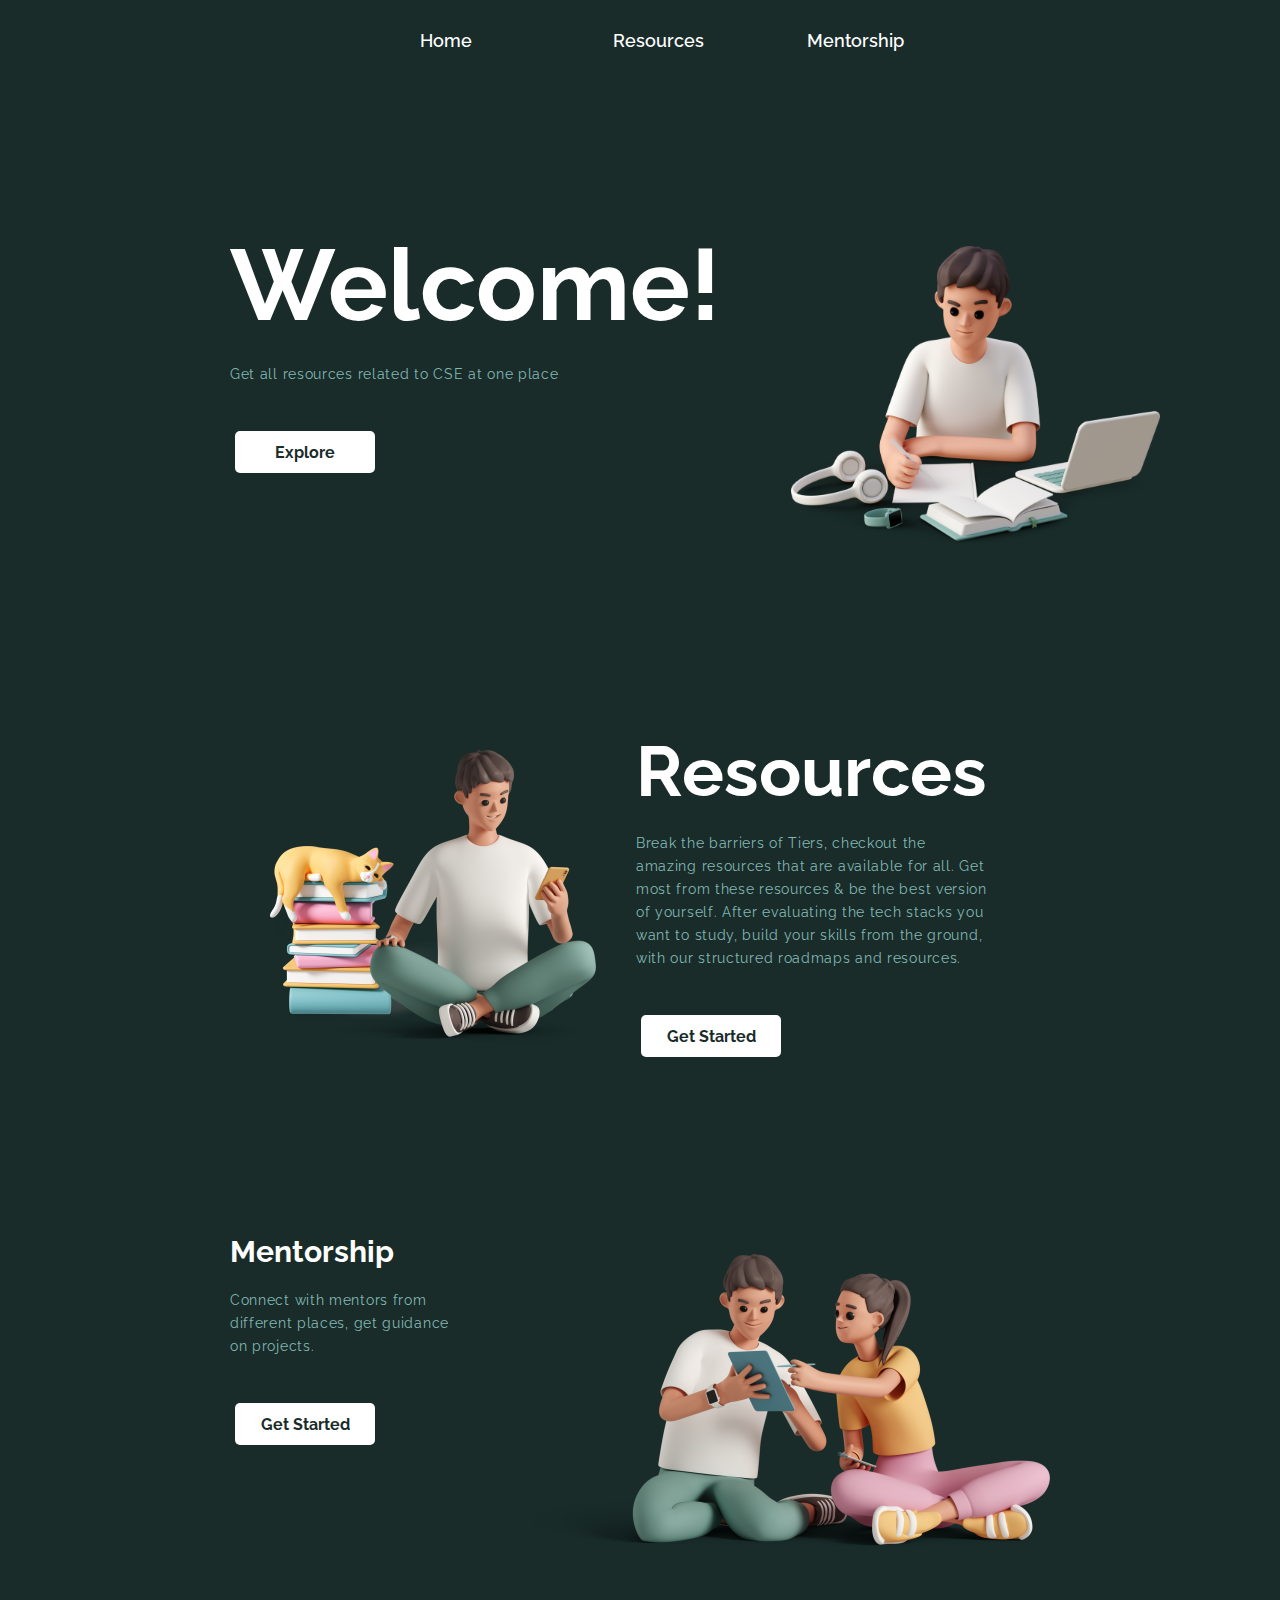
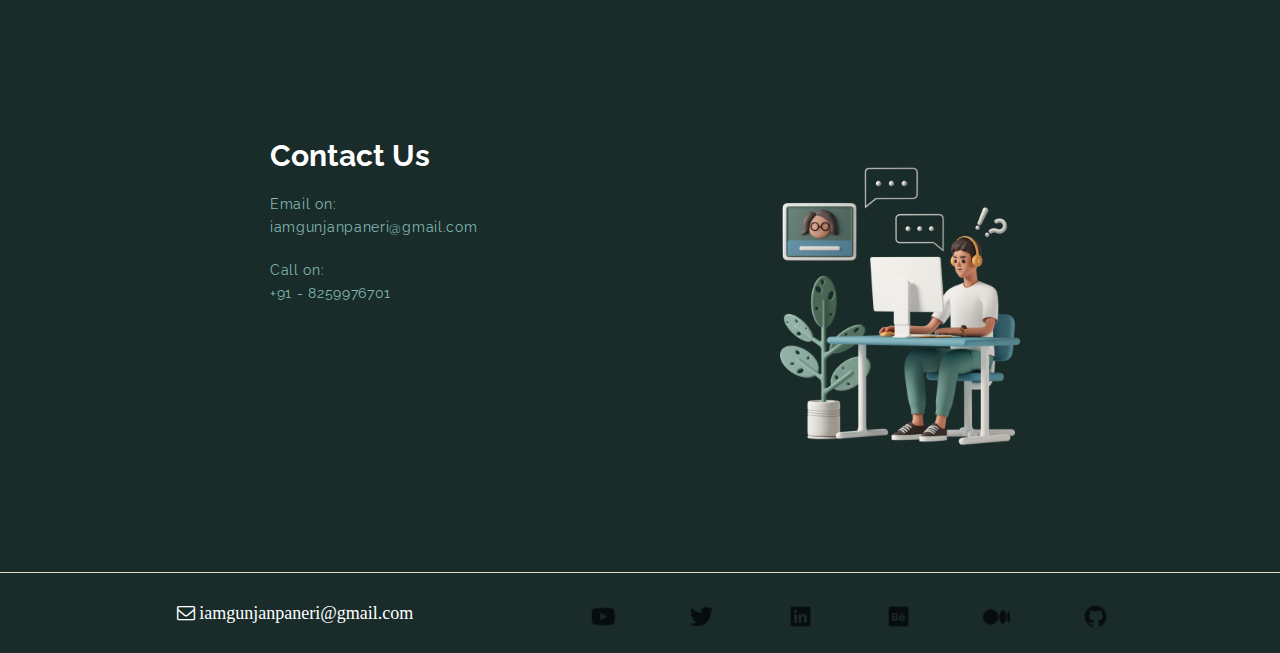
<file: index.html>
<!DOCTYPE html>
<html lang="en">
<head>
    <meta charset="UTF-8">
    <meta http-equiv="X-UA-Compatible" content="IE=edge">
    <meta name="viewport" content="width=device-width, initial-scale=1.0">
    <link rel="stylesheet" href="home.css">
    <link rel="stylesheet" href="resources.html">
    <link rel="stylesheet" href="mentorship.html">
    <link
      href="https://fonts.googleapis.com/css?family=Raleway&display=swap"
      rel="stylesheet"
    />
    <link rel="stylesheet" href="https://stackpath.bootstrapcdn.com/font-awesome/4.7.0/css/font-awesome.min.css">
   
    <title>Dev Portal</title>
</head>
<body>

<!-- NAVIGATION -->
<nav> 
    <div class="navbar">
    <ul>
        <li><a href ="index.html">Home</a></li>
        <li><a href ="resources.html">Resources</a></li>
        <li><a href ="mentorship.html">Mentorship</a></li>
    </ul> 
  </div>
</nav>

<!-- INTRODUCTION -->
<div class="introduction">

    <div class ="introtext">
        <div class="introheading">Welcome!</div>
        <div class="intropara">
            <div class="intropara1">
                Get all resources related to CSE at one place
            </div>
            <div class="button1">
                <button class="button" style="vertical-align:middle"><span><a href ="resources.html">Explore </a></span></button>
            </div> 
        </div>
    </div>
    <div class ="introimage">
        <img src="img/young man working on laptop.png" alt="Gunjan_logo">
    </div>
</div>

<!-- RESOURCES -->
<div class="resources">

    <div class ="resourceimage">
        <img src="img/Group 4.png" alt="Gunjan_logo">
    </div>
    <div class ="resourcetext">
        <div class="resourceheading">Resources</div>
        <div class="resourcepara">
            <div class="resourcepara1">
                Break the barriers of Tiers, checkout the amazing resources that are available for all. Get most from these resources & be the best version of yourself. After evaluating the tech stacks you want to study, build your skills from the ground, with our structured roadmaps and resources.
            </div>
            <div class="resourcebutton">
                <button class="button2" style="vertical-align:middle"><span><a href ="resources.html">Get Started </a></span></button>
            </div> 
        </div>
    </div>
</div>
    
<!-- MENTORSHIP -->
<div class="mentorship">

    <div class ="mentortext">
        <div class="mentorheading">Mentorship</div>
        <div class="mentorpara">
            <div class="mentorpara1">
                Connect with mentors from different places, get guidance on projects.
            </div>
            <div class="mentorbutton">
                <button class="button3" style="vertical-align:middle"><span><a href ="mentorship.html">Get Started </a></span></button>
            </div> 
        </div>
    </div>
    <div class ="mentorimage">
        <img src="img/girl and boy sitting with tablet.png" alt="Gunjan_logo">
    </div>
</div>

<!-- Contact Us -->
<div class="contactus">

    <div class ="contacttext">
        <div class="contactheading">Contact Us</div>
        <div class="contactpara">
            <div class="contactpara1">
                Email on:
            </div>
            <div class="contactpara2">
                <a href ="mailto: iamgunjanpaneri@gmail.com">iamgunjanpaneri@gmail.com</a> 
            </div> 
            <div class="contactpara3">
                Call on:
            </div> 
            <div class="contactpara4">
                +91 - 8259976701
            </div> 
        </div>
    </div>
    <div class ="contactimage">
        <img src="img/Guy is studying remotely with a teacher.png" alt="Gunjan_logo">
    </div>
</div>

<!-- FOOTER -->
<footer>
    <div class="fleft">
        <i class="fa fa-envelope-o" aria-hidden="true"></i>
        <a href ="mailto: iamgunjanpaneri@gmail.com">iamgunjanpaneri@gmail.com</a>
    </div>
    <div class="fright">
        <ul>
            <li><a href="http://www.youtube.com/channel/UCpwPUtcsdwetPI0W7wa8HtA" target="_blank"><img src="img/youtube.png" alt="YouTube_logo"></a></li>
            <li><a href="https://twitter.com/gunjan_paneri" target="_blank"><img src="img/twitter.png" alt="Twitter_logo"></a></li>
            <li><a href="https://www.linkedin.com/in/gunjanpaneri871/" target="_blank"><img src="img/linkedin.png" alt="LinkedIn_logo"></a></li>
            <li><a href="https://www.behance.net/gunjanpaneri" target="_blank"><img src="img/behance.png" alt="Behance_logo"></a></li>
            <li><a href="https://medium.com/@panerigunjan871" target="_blank"><img src="img/medium.png" alt="Medium_logo"></a></li>
            <li><a href="https://github.com/iamgunjan" target="_blank"><img src="img/github.png" alt="GitHub_logo"></a></li>
        </ul>
    </div>
</footer>

</body>
</html>
</file>
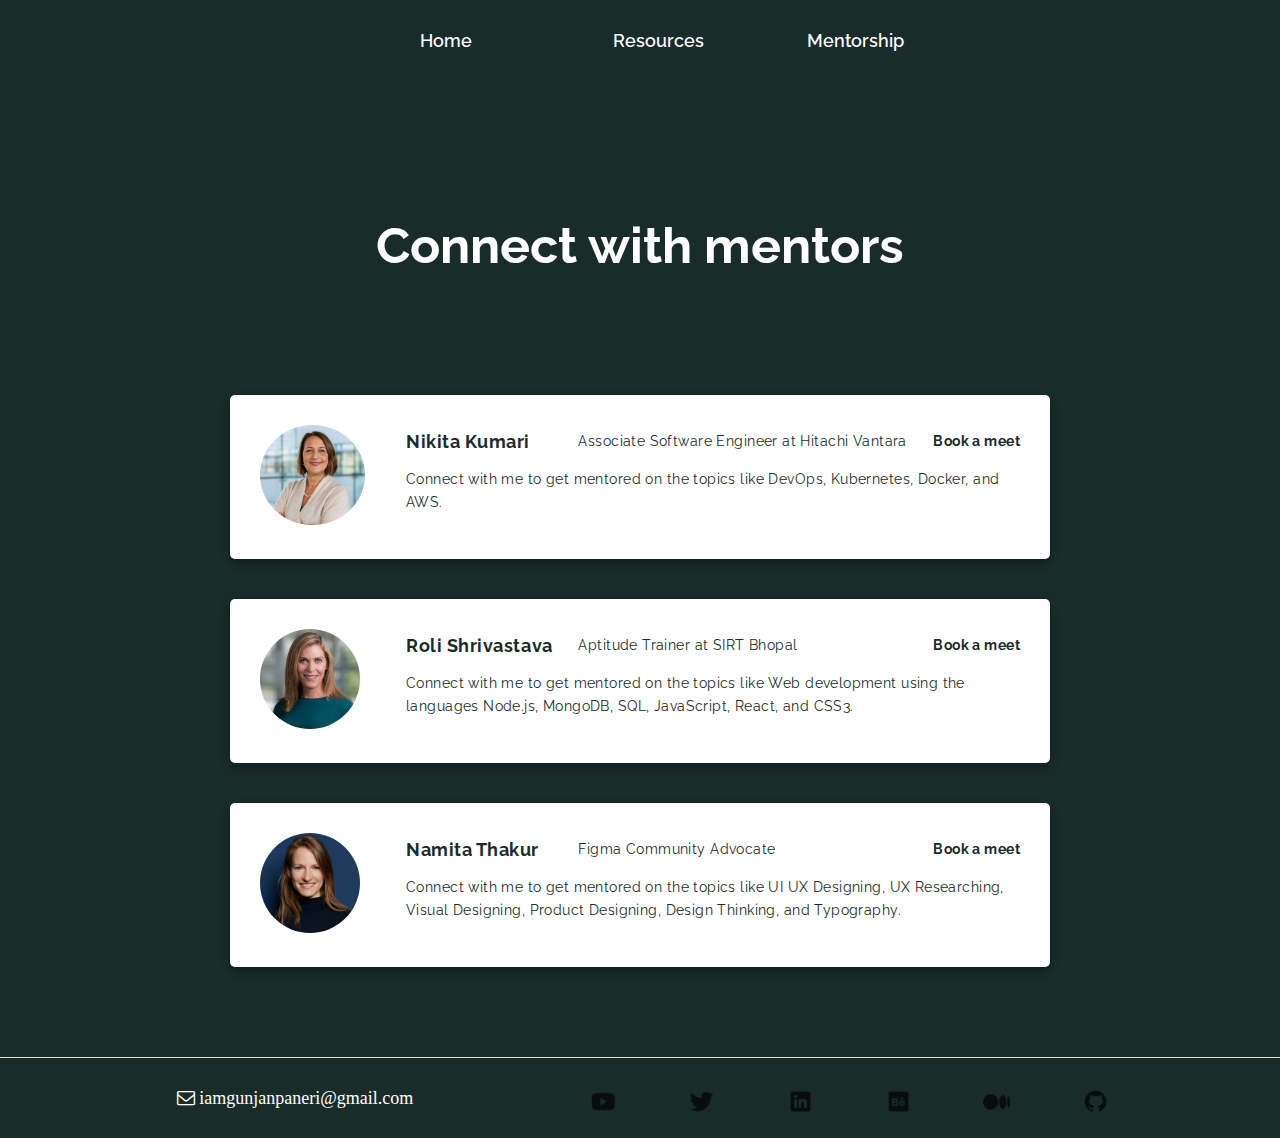
<file: mentorship.html>
<!DOCTYPE html>
<html lang="en">
<head>
    <meta charset="UTF-8">
    <meta http-equiv="X-UA-Compatible" content="IE=edge">
    <meta name="viewport" content="width=device-width, initial-scale=1.0">
    <link rel="stylesheet" href="home.css">
    <link rel="stylesheet" href="resources.html">
    <link rel="stylesheet" href="mentorship.html">
    <link
      href="https://fonts.googleapis.com/css?family=Raleway&display=swap"
      rel="stylesheet"
    />
    <link rel="stylesheet" href="https://stackpath.bootstrapcdn.com/font-awesome/4.7.0/css/font-awesome.min.css">
   
    <title>Dev Portal</title>
</head>
<body>

<!-- NAVIGATION -->
<nav> 
    <div class="navbar">
    <ul>
        <li><a href ="index.html">Home</a></li>
        <li><a href ="resources.html">Resources</a></li>
        <li><a href ="mentorship.html">Mentorship</a></li>
    </ul> 
  </div>
</nav>

<!-- MENTORSHIP -->
<div class="testimonials">
    <div class = "mentorshipheading">
        Connect with mentors
    </div>
    <div class="testcard" >
        <div class="testimg">
            <a href="https://www.linkedin.com/in/sahil-singh-69a801160/" target="_blank"><img src="img/1.jpg" alt="Sahil Singh"></a> 
        </div>
        <div class="testcontent">
            <div class="testhead">
                <div class="testauthor"><a href="https://www.linkedin.com/in/sahil-singh-69a801160/" target="_blank"> Nikita Kumari </a></div>
                <div class="testdesignation">Associate Software Engineer at Hitachi Vantara</div>
                <div class="testdate"><a href="https://calendly.com/" target="_blank">Book a meet</a></div>
            </div>
            <div class="testdetails">
               <p> Connect with me to get mentored on the topics like DevOps, Kubernetes, Docker, and AWS.
               </p>
            </div>
        </div>
    </div>
    <div class="testcard" >
        <div class="testimg">
            <a href="https://www.linkedin.com/in/roli-shrivastava" target="_blank"><img src="img/2.jpg" alt="Roli Shrivastava"></a> 
        </div>
        <div class="testcontent">
            <div class="testhead">
                <div class="testauthor"><a href="https://www.linkedin.com/in/roli-shrivastava" target="_blank"> Roli Shrivastava </a></div>
                <div class="testdesignation">Aptitude Trainer at SIRT Bhopal</div>
                <div class="testdate"><a href="https://calendly.com/" target="_blank">Book a meet</a></div>
            </div>
            <div class="testdetails">
               <p> Connect with me to get mentored on the topics like Web development using the languages Node.js, MongoDB, SQL, JavaScript, React, and CSS3.
               </p>
            </div>
        </div>
    </div>
    <div class="testcard" >
        <div class="testimg">
            <a href="https://www.linkedin.com/in/bhuvan-thakur/" target="_blank"><img src="img/3.jpg" alt="Bhuvan Thakur"></a> 
        </div>
        <div class="testcontent">
            <div class="testhead">
                <div class="testauthor"><a href="https://www.linkedin.com/in/bhuvan-thakur/" target="_blank"> Namita Thakur </a></div>
                <div class="testdesignation">Figma Community Advocate</div>
                <div class="testdate"><a href="https://calendly.com/" target="_blank">Book a meet</a></div>
            </div>
            <div class="testdetails">
               <p> Connect with me to get mentored on the topics like UI UX Designing, UX Researching, Visual Designing, Product Designing, Design Thinking, and Typography.
               </p>
            </div>
        </div>
    </div>
</div>

<!-- FOOTER -->
<footer>
    <div class="fleft">
        <i class="fa fa-envelope-o" aria-hidden="true"></i>
        <a href ="mailto: iamgunjanpaneri@gmail.com">iamgunjanpaneri@gmail.com</a>
    </div>
    <div class="fright">
        <ul>
            <li><a href="http://www.youtube.com/channel/UCpwPUtcsdwetPI0W7wa8HtA" target="_blank"><img src="img/youtube.png" alt="YouTube_logo"></a></li>
            <li><a href="https://twitter.com/gunjan_paneri" target="_blank"><img src="img/twitter.png" alt="Twitter_logo"></a></li>
            <li><a href="https://www.linkedin.com/in/gunjanpaneri871/" target="_blank"><img src="img/linkedin.png" alt="LinkedIn_logo"></a></li>
            <li><a href="https://www.behance.net/gunjanpaneri" target="_blank"><img src="img/behance.png" alt="Behance_logo"></a></li>
            <li><a href="https://medium.com/@panerigunjan871" target="_blank"><img src="img/medium.png" alt="Medium_logo"></a></li>
            <li><a href="https://github.com/iamgunjan" target="_blank"><img src="img/github.png" alt="GitHub_logo"></a></li>
        </ul>
    </div>
</footer>

</body>
</html>
</file>
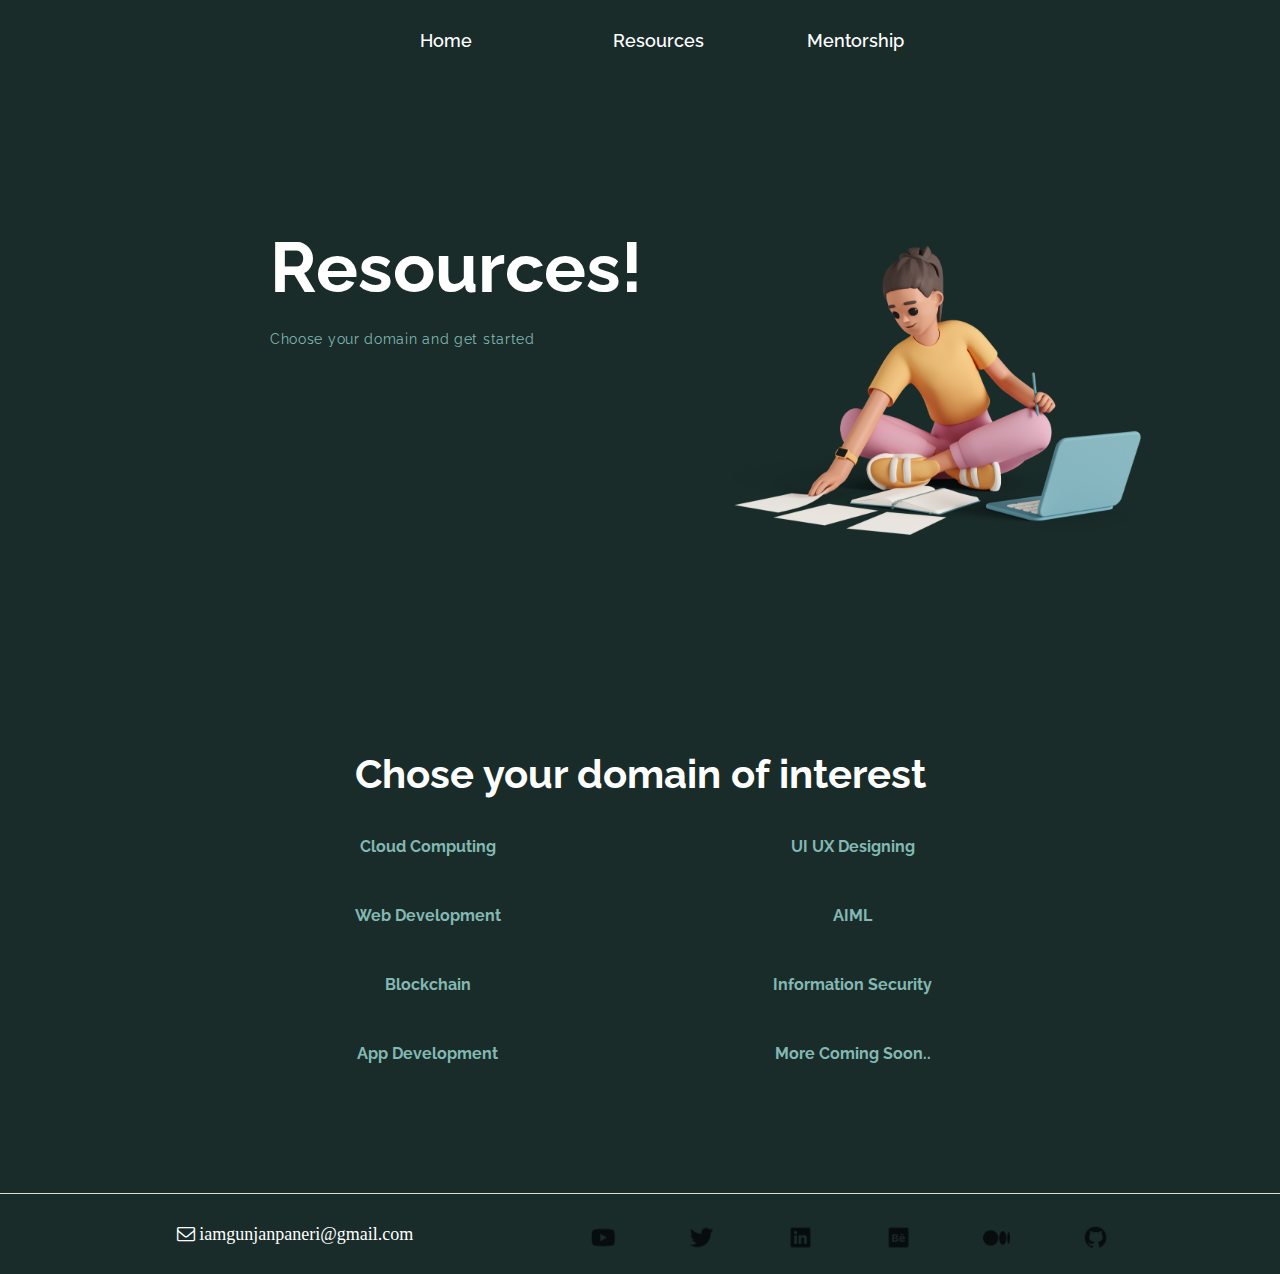
<file: resources.html>
<!DOCTYPE html>
<html lang="en">
<head>
    <meta charset="UTF-8">
    <meta http-equiv="X-UA-Compatible" content="IE=edge">
    <meta name="viewport" content="width=device-width, initial-scale=1.0">
    <link rel="stylesheet" href="home.css">
    <link rel="stylesheet" href="resources.html">
    <link rel="stylesheet" href="mentorship.html">
    <link
      href="https://fonts.googleapis.com/css?family=Raleway&display=swap"
      rel="stylesheet"
    />
    <link rel="stylesheet" href="https://stackpath.bootstrapcdn.com/font-awesome/4.7.0/css/font-awesome.min.css">
   
    <title>Dev Portal</title>
</head>
<body>

<!-- NAVIGATION -->
<nav> 
    <div class="navbar">
    <ul>
        <li><a href ="index.html">Home</a></li>
        <li><a href ="resources.html">Resources</a></li>
        <li><a href ="mentorship.html">Mentorship</a></li>
    </ul> 
  </div>
</nav>

<!-- RESOURCES -->
<div class="resource">

    <div class ="resourcetext">
        <div class="resourceheading">Resources!</div>
        <div class="resourcepara">
            <div class="resourcepara1">
                Choose your domain and get started
            </div>
        </div>
    </div>
    <div class ="introimage">
        <img src="img/Woman works on laptop sitting on the floor.png" alt="Gunjan_logo">
    </div>
</div>

<!-- DOMAINS -->
<div class="domains">
    <div class="domainsheading">
        Chose your domain of interest
    </div>
    <div class="domainscards">
        <div class="domainsscol1">
            <div class="domainsname">
                <a href ="#">Cloud Computing</a>
            </div> 
            <div class="domainsname">
                <a href ="https://roadmap.sh/frontend" target="blank">Web Development</a>
            </div> 
            <div class="domainsname">
                <a href ="#">Blockchain</a>
            </div> 
            <div class="domainsname">
                <a href ="#">App Development</a>
            </div> 
        </div>
        <div class="domainscol2">
            <div class="domainsname">
                <a href ="#">UI UX Designing</a>
            </div> 
            <div class="domainsname">
                <a href ="#">AIML</a>
            </div> 
            <div class="domainsname">
                <a href ="#">Information Security</a>
            </div> 
            <div class="domainsname">
                <a href ="#">More Coming Soon..</a>
            </div> 
        </div>
     </div>
</div>

<!-- FOOTER -->
<footer>
    <div class="fleft">
        <i class="fa fa-envelope-o" aria-hidden="true"></i>
        <a href ="mailto: iamgunjanpaneri@gmail.com">iamgunjanpaneri@gmail.com</a>
    </div>
    <div class="fright">
        <ul>
            <li><a href="http://www.youtube.com/channel/UCpwPUtcsdwetPI0W7wa8HtA" target="_blank"><img src="img/youtube.png" alt="YouTube_logo"></a></li>
            <li><a href="https://twitter.com/gunjan_paneri" target="_blank"><img src="img/twitter.png" alt="Twitter_logo"></a></li>
            <li><a href="https://www.linkedin.com/in/gunjanpaneri871/" target="_blank"><img src="img/linkedin.png" alt="LinkedIn_logo"></a></li>
            <li><a href="https://www.behance.net/gunjanpaneri" target="_blank"><img src="img/behance.png" alt="Behance_logo"></a></li>
            <li><a href="https://medium.com/@panerigunjan871" target="_blank"><img src="img/medium.png" alt="Medium_logo"></a></li>
            <li><a href="https://github.com/iamgunjan" target="_blank"><img src="img/github.png" alt="GitHub_logo"></a></li>
        </ul>
    </div>
</footer>

</body>
</html>
</file>
<file: home.css>
*{
    margin: 0;
    padding: 0;
    background: #192C2A;
}

a{
    text-decoration:none;
    color: inherit;
}

ul{
    list-style: none;
}

/* NAVBAR */

nav{
    width: 100%;
    height: 66px;
    left: 0px;
    top: 0px;
    background: none
    backdrop-filter: blur(15px);
}

.navbar{
    margin: 0px 250px;  
    background: none;   
}

.navbar ul{
    display: flex;
    text-decoration: none;
    padding: 30px;
    justify-content: space-between
    text-align: center;
    background: none;
    padding-left: 170px;
}

.navbar ul li{
    text-decoration: none;
    flex:1;
    background: none;
}

.navbar ul li a{
    font-family: 'Raleway';
    font-style: normal;
    font-weight: 550;
    font-size: 18px;
    line-height: 21px;
    color: #FFFFFF;
    background: none;
    text-align: center;
}

.navbar ul li a:hover {
  color: #83B8B3;
}

/* INTRODUCTION */

.introduction{
    margin: 90px 230px;
    display:flex;
    padding-top: 70px;
}

.introtext{
    flex:3;
    padding-right: 30px;
}

.introimage{
    flex:1; 
}

.introimage img{
    height: 300px;
    margin: 20px 0px 20px 40px;
}

.introimage:hover {
    transform: scale(1.045);
    transition: transform .5s;
}

.introheading{
  font-family: Raleway;
  font-weight: Bold;
  font-size: 100px;
  color: #FFFFFF;
}

.intropara{
    font-family: Raleway;
    font-weight: semi-bold;
    display:flex;
    font-size: 14px;
    font-style: semibold;
    color: #83B8B3;
    line-height: 23px;
    letter-spacing: 0.05em;
    flex-direction: column;
}

.intropara1{
    padding-top: 20px;
    padding-bottom: 40px;
}

.button {
  display: inline-block;
  border-radius: 5px;
  background-color: #FFFFFF;
  border: none;
  color: none;
  padding-top: 20px;
  text-align: center;
  font-size: 16px;
  padding: 0px;
  width: 140px;
  height: 42px;
  transition: all 0.5s;
  cursor: pointer;
  margin: 5px;
}

.button span a {
  cursor: pointer;
  display: inline-block;
  position: relative;
  transition: 0.5s;
  color: #192C2A;
  background-color: #FFFFFF;
  font-weight: Bold;
  font-family: "Raleway";
}

.button span a:after {
  content: '\00bb';
  position: absolute;
  opacity: 0;
  top: 0;
  right: -20px;
  transition: 0.5s;
}

.button:hover span a {
  padding-right: 15px;
}

.button:hover span a:after {
  opacity: 1;
  right: 0;
}


/* RESOURCES */

.resources{
    margin: 90px 230px;
    display:flex;
    padding-top: 70px;
}

.resourcetext{
    flex:3;
    padding-left: 40px;
}

.resourceimage{
    flex:1; 
}

.resourceimage img{
    height: 300px;
    margin: 20px 0px 20px 40px;
}

.resourceimage:hover {
    transform: scale(1.045);
    transition: transform .5s;
}

.resourceheading{
  font-family: Raleway;
  font-weight: Bold;
  font-size: 30px;
  color: #FFFFFF;
}

.resourcepara{
    font-family: Raleway;
    font-weight: semi-bold;
    display:flex;
    font-size: 14px;
    color: black;
    font-style: semibold;
    color: #83B8B3;
    line-height: 23px;
    letter-spacing: 0.05em;
    flex-direction: column;
}

.resourcepara1{
    padding-top: 20px;
    padding-bottom: 40px;
    padding-right: 30px;
}

.button2 {
  display: inline-block;
  border-radius: 5px;
  background-color: #FFFFFF;
  border: none;
  color: none;
  padding-top: 20px;
  text-align: center;
  font-size: 16px;
  padding: 0px;
  width: 140px;
  height: 42px;
  transition: all 0.5s;
  cursor: pointer;
  margin: 5px;
}

.button2 span {
  cursor: pointer;
  display: inline-block;
  position: relative;
  transition: 0.5s;
  color: #192C2A;
  background-color: #FFFFFF;
  font-weight: Bold;
  font-family: "Raleway";
}

.button2 span a {
  cursor: pointer;
  display: inline-block;
  position: relative;
  transition: 0.5s;
  color: #192C2A;
  background-color: #FFFFFF;
  font-weight: Bold;
  font-family: "Raleway";
}

.button2 span a:after {
  content: '\00bb';
  position: absolute;
  opacity: 0;
  top: 0;
  right: -20px;
  transition: 0.5s;
}

.button2:hover span a {
  padding-right: 15px;
}

.button2:hover span a:after {
  opacity: 1;
  right: 0;
}

/* MENTORSHIP */

.mentorship{
    margin: 90px 230px;
    display:flex;
    padding-top: 70px;
}

.mentortext{
    flex:3;
    padding-right: 30px;
}

.mentorimage{
    flex:1; 
}

.mentorimage img{
    height: 300px;
    margin: 20px 0px 20px 40px;
}

.mentorimage:hover {
    transform: scale(1.045);
    transition: transform .5s;
}

.mentorheading{
  font-family: Raleway;
  font-weight: Bold;
  font-size: 30px;
  color: #FFFFFF;
}

.mentorpara{
    font-family: Raleway;
    font-weight: semi-bold;
    display:flex;
    font-size: 14px;
    color: black;
    font-style: semibold;
    color: #83B8B3;
    line-height: 23px;
    letter-spacing: 0.05em;
    flex-direction: column;
}

.mentorpara1{
    padding-top: 20px;
    padding-bottom: 40px;
}

.button3 {
  display: inline-block;
  border-radius: 5px;
  background-color: #FFFFFF;
  border: none;
  color: none;
  padding-top: 20px;
  text-align: center;
  font-size: 16px;
  padding: 0px;
  width: 140px;
  height: 42px;
  transition: all 0.5s;
  cursor: pointer;
  margin: 5px;
}

.button3 span {
  cursor: pointer;
  display: inline-block;
  position: relative;
  transition: 0.5s;
  color: #192C2A;
  background-color: #FFFFFF;
  font-weight: Bold;
  font-family: "Raleway";
}

.button3 span a {
  cursor: pointer;
  display: inline-block;
  position: relative;
  transition: 0.5s;
  color: #192C2A;
  background-color: #FFFFFF;
  font-weight: Bold;
  font-family: "Raleway";
}

.button3 span a:after {
  content: '\00bb';
  position: absolute;
  opacity: 0;
  top: 0;
  right: -20px;
  transition: 0.5s;
}

.button3:hover span a {
  padding-right: 15px;
}

.button3:hover span a:after {
  opacity: 1;
  right: 0;
}

/* CONTACT US */

.contactus{
    margin: 90px 230px;
    display:flex;
    padding-top: 70px;
}

.contacttext{
    flex:3;
    padding-left: 40px;
}

.contactimage{
    flex:1; 
}

.contactimage img{
    height: 300px;
    margin: 20px 0px 20px 40px;
}

.contactimage:hover {
    transform: scale(1.045);
    transition: transform .5s;
}

.contactheading{
  font-family: Raleway;
  font-weight: Bold;
  font-size: 30px;
  color: #FFFFFF;
}

.contactpara{
    font-family: Raleway;
    font-weight: semi-bold;
    display:flex;
    font-size: 14px;
    color: black;
    font-style: semibold;
    color: #83B8B3;
    line-height: 23px;
    letter-spacing: 0.05em;
    flex-direction: column;
}

.contactpara1{
    padding-top: 20px;
    padding-right: 30px;
    font-family: Raleway;
}

.contactpara2{
    padding-bottom: 20px;
    padding-right: 30px;
    font-family: Raleway;

}

.contactpara2:hover {
  color: #FFFFFF;
}

.contactpara3{
    padding-right: 30px;
    font-family: Raleway;
}

.contactpara4{
    padding-bottom: 40px;
    font-family: Raleway;
    padding-right: 30px;
}

.contactpara4:hover {
  color: #FFFFFF;
}

/* Footer */

footer{
    padding-top: 30px;  
    display:flex;
    justify-content: baseline;
    width: 100%;
    height: 50px;
    border-top: 1px solid;
    border-top-color: #E2DCCE;
}

.fleft{
    flex: 1;
    text-align: center;
    color: #FFFFFF;
    font-size: 18px;
}

.fleft a:hover {
  color: #83B8B3;
}

.fright{
    flex:1;
    position:relative;
    margin-right: 100px; 
}

.fright ul{
    display: flex;
    justify-content: space-evenly;
    list-style: none;
}

.fright ul li{
    flex: 1;
}

.fright ul li:hover {
    transform: scale(1.05);
    transition: transform .3s;
}

.fright ul li img{
    flex:1;
    height: 27px;
    justify-content: space-between;
}

.fright ul li img:hover {
  color: #FFFFFF;
}


/* RESOURCE */

.resource{
    margin: 90px 230px;
    display:flex;
    padding-top: 70px;
}

.resourcetext{
    flex:3;
    padding-right: 30px;
}

.resourceimage{
    flex:1; 
}

.resourceimage img{
    height: 300px;
    margin: 20px 0px 20px 40px;
}

.resourceimage:hover {
    transform: scale(1.045);
    transition: transform .5s;
}

.resourceheading{
  font-family: Raleway;
  font-weight: Bold;
  font-size: 70px;
  color: #FFFFFF;
}

.resourcepara{
    font-family: Raleway;
    font-weight: semi-bold;
    display:flex;
    font-size: 14px;
    font-style: semibold;
    color: #83B8B3;
    line-height: 23px;
    letter-spacing: 0.05em;
    flex-direction: column;
}

.resourcepara1{
    padding-top: 20px;
    padding-bottom: 40px;
}

/* DOMAINS */
.domains{
    margin: 90px 230px; 
    padding-top: 90px;
}

.domainsheading{
    font-family: Raleway;
    font-weight: Bold;
    font-size: 40px; 
    color: white;
    text-align: center;
    padding-bottom: 30px; 
}

.domainscards{
    display:flex;
    text-align: center;
}

.domainsscol1 {
    flex: 1;
    text-align: center;
    padding-right: 30px;
    color: #83B8B3;
}

.domainscol2 {
    flex: 1;
    text-align: center;
    padding-right: 0px;
    color: #83B8B3;
}

.domainsimg img{
    height: 180px;
    width: 266px;
    margin: 20px 20px 20px 20px;
    border-radius: 5px;
}

.domainsname{
    font-family: Raleway;
    font-weight: Bold;
    padding-top: 10px;
    padding-bottom: 40px;
}

.domainsname a:hover {
  color: white;
}

.domainsimg img:hover{
    transform: scale(1.045);
    transition: transform .5s;
}

/* MENTORSHIP */

.testimonials{
    margin: 90px 230px; 
    padding-top: 60px;
}

.mentorshipheading{
    font-family: Raleway;
    font-weight: Bold;
    font-size: 50px;
    color: white;
    padding-bottom: 100px; 
    text-align: center;
}

.testcard{
    display:flex;
    padding: 20px;
    background-color: white;
    box-shadow: 0px 4px 10px 0px #111E1D;
    margin: 20px 0px 40px 0px;
    border-radius: 5px;
}

.testimg{
    flex:1;
    background: none;
}

.testimg a{
    background: none;
}

.testimg img{
    height: 100px;
    border-radius: 50%;
    margin: 10px;
    background: none;
}

.testimg img:hover{
    transform: scale(1.045);
    transition: transform .5s;
}

.testcontent{
    flex:4;
    background: none;
}

.testhead{
    display:flex;
    justify-content: space-between;
    margin: 15px 0px;
    background-color: white;
}

.testauthor{
    font-family: Raleway;
    font-weight: Bold;
    font-size: 18px;
    background-color: white;
    color: #192C2A;
    line-height: 23px;
    letter-spacing: 0.03em;
    flex:1;
}

.testauthor a{
    text-decoration: none;
    background: none;
}

.testauthor a:hover {
    color: #192C2A;
}

.testdesignation{
    font-family: Raleway;
    font-weight: SemiBold;
    font-size: 14px;
    padding: 0px 10px 0px 0px;
    background-color: white;
    color: #192C2A;
    flex:2;
    line-height: 23px;
    letter-spacing: 0.03em;
}

.testdate a{
    font-family: Raleway;
    font-weight: Bold;
    padding: 0px 10px 0px 0px;
    background-color: white;
    flex:1;
    letter-spacing: 0.03em;
    color: #192C2A;
    font-size: 14px;
    display:flex;
    line-height: 23px;
    justify-content: right;
}

.testdetails p{
    font-family: Raleway;
    font-weight: SemiBold;
    margin: 15px 0px;
    letter-spacing: 0.03em;
    line-height: 23px;
    font-size: 14px;
    color: #192C2A;
    background-color: white;
}
</file>
